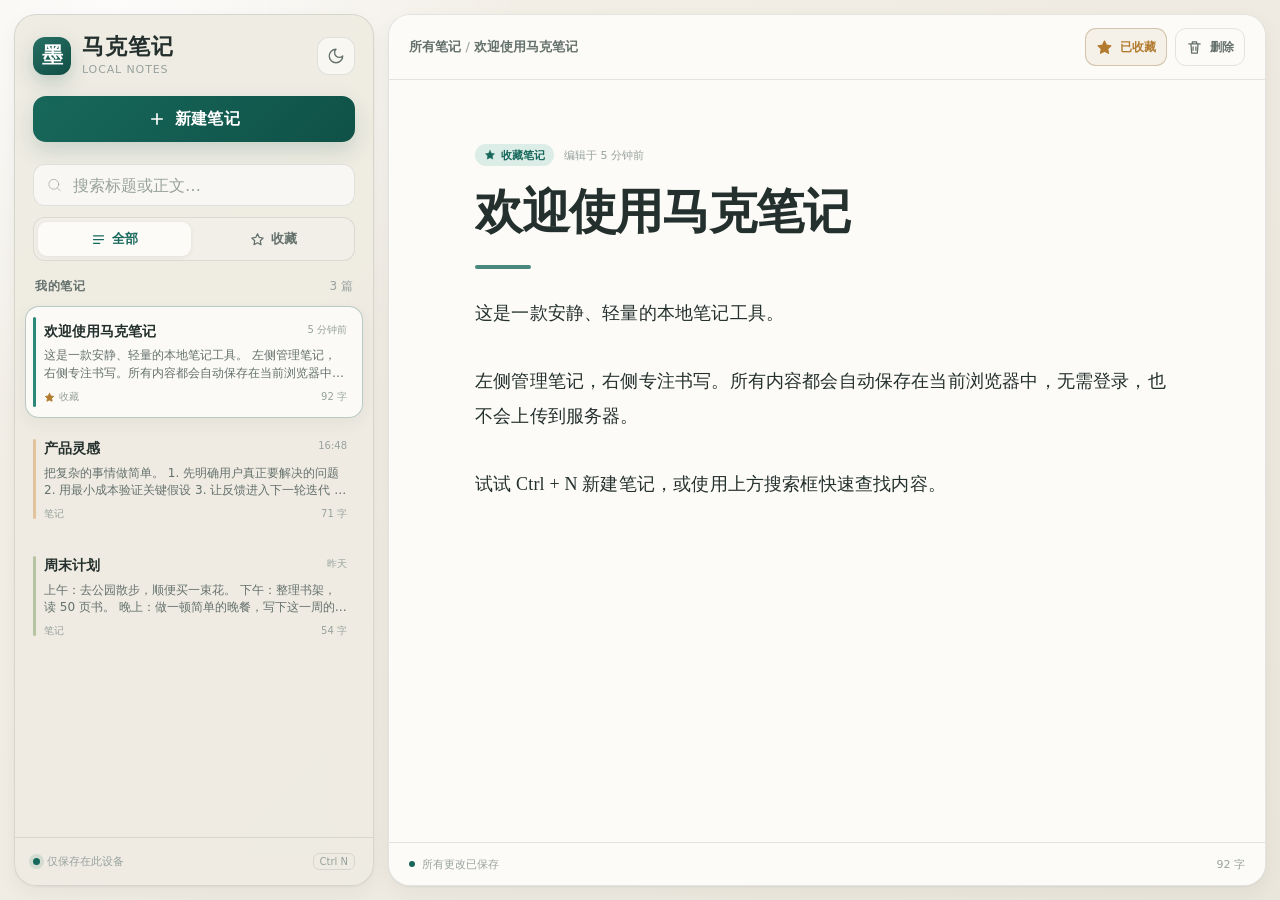
<file: index.html>
<!doctype html>
<html lang="zh-CN">
<head>
  <meta charset="utf-8">
  <meta name="viewport" content="width=device-width, initial-scale=1, viewport-fit=cover">
  <meta name="theme-color" content="#f4f1ea">
  <title>马克笔记 · 本地笔记</title>
  <script>
    (function () {
      try {
        var savedTheme = localStorage.getItem('mark.theme.v1');
        if (savedTheme === 'dark' || savedTheme === 'light') document.documentElement.dataset.theme = savedTheme;
      } catch (error) {}
    })();
  </script>
  <link rel="stylesheet" href="styles.css">
</head>
<body>
  <div class="app-shell" data-testid="app-shell">
    <aside class="sidebar" id="sidebar" aria-label="笔记列表">
      <div class="sidebar-top">
        <div class="brand-row">
          <div class="brand">
            <div class="brand-mark" aria-hidden="true">墨</div>
            <div class="brand-copy">
              <h1 class="brand-title">马克笔记</h1>
              <p class="brand-subtitle">LOCAL NOTES</p>
            </div>
          </div>
          <button class="theme-button" id="themeButton" type="button" aria-label="切换到深色模式" title="切换主题">
            <svg class="icon-moon" viewBox="0 0 24 24" fill="none" stroke="currentColor" stroke-linecap="round" stroke-linejoin="round" aria-hidden="true"><path d="M12 3a6 6 0 0 0 9 9 9 9 0 1 1-9-9Z"/></svg>
            <svg class="icon-sun" viewBox="0 0 24 24" fill="none" stroke="currentColor" stroke-linecap="round" stroke-linejoin="round" aria-hidden="true"><circle cx="12" cy="12" r="4"/><path d="M12 2v2M12 20v2M4.93 4.93l1.42 1.42M17.66 17.66l1.41 1.41M2 12h2M20 12h2M4.93 19.07l1.42-1.42M17.66 6.34l1.41-1.41"/></svg>
          </button>
        </div>
        <button class="new-note-button" id="newNoteButton" type="button" data-testid="new-note">
          <svg viewBox="0 0 24 24" fill="none" stroke="currentColor" stroke-linecap="round" stroke-linejoin="round" aria-hidden="true"><path d="M12 5v14M5 12h14"/></svg>
          <span>新建笔记</span>
        </button>
      </div>

      <div class="sidebar-controls">
        <label class="search-box">
          <span class="sr-only">搜索笔记</span>
          <svg viewBox="0 0 24 24" fill="none" stroke="currentColor" stroke-linecap="round" stroke-linejoin="round" aria-hidden="true"><circle cx="11" cy="11" r="7"/><path d="m20 20-3.6-3.6"/></svg>
          <input class="search-input" id="searchInput" type="search" placeholder="搜索标题或正文…" autocomplete="off" data-testid="search">
          <button class="search-clear" id="searchClear" type="button" aria-label="清除搜索" title="清除搜索">
            <svg viewBox="0 0 24 24" width="15" height="15" fill="none" stroke="currentColor" stroke-linecap="round" aria-hidden="true"><path d="m7 7 10 10M17 7 7 17"/></svg>
          </button>
        </label>
        <div class="filters" role="tablist" aria-label="笔记筛选">
          <button class="filter-button active" type="button" role="tab" aria-selected="true" data-filter="all">
            <svg viewBox="0 0 24 24" fill="none" stroke="currentColor" stroke-linecap="round" stroke-linejoin="round" aria-hidden="true"><path d="M4 6h16M4 12h16M4 18h10"/></svg>
            全部
          </button>
          <button class="filter-button" type="button" role="tab" aria-selected="false" data-filter="favorites">
            <svg viewBox="0 0 24 24" fill="none" stroke="currentColor" stroke-linecap="round" stroke-linejoin="round" aria-hidden="true"><path d="m12 3 2.8 5.7 6.2.9-4.5 4.4 1.1 6.2-5.6-2.9-5.6 2.9 1.1-6.2L3 9.6l6.2-.9L12 3Z"/></svg>
            收藏
          </button>
        </div>
      </div>

      <div class="list-heading">
        <span>我的笔记</span>
        <span id="noteCount">0 篇</span>
      </div>
      <div class="note-list" id="noteList" role="listbox" aria-label="笔记" data-testid="note-list"></div>
      <div class="sidebar-footer">
        <span class="storage-state"><span class="storage-dot" aria-hidden="true"></span>仅保存在此设备</span>
        <span class="shortcut-hint">Ctrl N</span>
      </div>
    </aside>

    <main class="editor-pane" id="editorPane">
      <header class="editor-toolbar">
        <div class="toolbar-lead">
          <button class="mobile-back" id="mobileBackButton" type="button" aria-label="返回笔记列表" title="返回">
            <svg viewBox="0 0 24 24" fill="none" stroke="currentColor" stroke-linecap="round" stroke-linejoin="round" aria-hidden="true"><path d="m15 18-6-6 6-6"/></svg>
          </button>
          <div class="breadcrumb" id="breadcrumb">所有笔记 <span class="breadcrumb-separator">/</span> 未选择</div>
        </div>
        <div class="toolbar-actions">
          <button class="icon-button favorite-button" id="favoriteButton" type="button" aria-label="收藏当前笔记" aria-pressed="false" title="收藏" data-testid="favorite">
            <svg viewBox="0 0 24 24" fill="none" stroke="currentColor" stroke-linecap="round" stroke-linejoin="round" aria-hidden="true"><path d="m12 3 2.8 5.7 6.2.9-4.5 4.4 1.1 6.2-5.6-2.9-5.6 2.9 1.1-6.2L3 9.6l6.2-.9L12 3Z"/></svg>
            <span>收藏</span>
          </button>
          <button class="icon-button delete-button" id="deleteButton" type="button" aria-label="删除当前笔记" title="删除" data-testid="delete">
            <svg viewBox="0 0 24 24" fill="none" stroke="currentColor" stroke-linecap="round" stroke-linejoin="round" aria-hidden="true"><path d="M4 7h16M9 7V4h6v3M7 7l1 13h8l1-13M10 11v5M14 11v5"/></svg>
            <span>删除</span>
          </button>
        </div>
      </header>

      <section class="editor-content" id="editorContent">
        <div class="editor-paper" id="editor" data-testid="editor">
          <div class="editor-meta">
            <span class="meta-chip" id="metaChip">
              <svg viewBox="0 0 24 24" fill="none" stroke="currentColor" stroke-linecap="round" stroke-linejoin="round" aria-hidden="true"><path d="m12 3 2.8 5.7 6.2.9-4.5 4.4 1.1 6.2-5.6-2.9-5.6 2.9 1.1-6.2L3 9.6l6.2-.9L12 3Z"/></svg>
              <span id="metaChipText">笔记</span>
            </span>
            <span id="lastEdited">尚未编辑</span>
          </div>
          <label>
            <span class="sr-only">笔记标题</span>
            <input class="title-input" id="titleInput" type="text" maxlength="100" placeholder="无标题笔记" autocomplete="off" data-testid="title-input">
          </label>
          <div class="editor-rule" aria-hidden="true"></div>
          <label>
            <span class="sr-only">笔记正文</span>
            <textarea class="content-input" id="contentInput" maxlength="20000" placeholder="写点什么吧…" data-testid="content-input"></textarea>
          </label>
        </div>

        <div class="empty-editor" id="emptyEditor" hidden data-testid="empty-editor">
          <div class="empty-editor-inner">
            <div class="empty-editor-art" aria-hidden="true">
              <svg viewBox="0 0 24 24" fill="none" stroke="currentColor" stroke-linecap="round" stroke-linejoin="round"><path d="M5 4h10l4 4v12H5z"/><path d="M15 4v4h4M8 13h8M8 17h5"/></svg>
            </div>
            <h2>写下此刻的想法</h2>
            <p>每一篇笔记都会自动保存在浏览器中。创建一篇新笔记，开始记录灵感、计划或生活。</p>
            <button class="new-note-button" id="emptyNewNoteButton" type="button">
              <svg viewBox="0 0 24 24" fill="none" stroke="currentColor" stroke-linecap="round" stroke-linejoin="round" aria-hidden="true"><path d="M12 5v14M5 12h14"/></svg>
              <span>新建笔记</span>
            </button>
          </div>
        </div>
      </section>

      <footer class="editor-status">
        <span class="save-state" id="saveState" data-saving="false">所有更改已保存</span>
        <span id="wordCount">0 字</span>
      </footer>
    </main>
  </div>

  <div class="modal" id="deleteModal" role="dialog" aria-modal="true" aria-labelledby="deleteModalTitle" aria-describedby="deleteModalText" hidden data-testid="delete-modal">
    <div class="modal-card">
      <div class="modal-icon" aria-hidden="true">
        <svg viewBox="0 0 24 24" fill="none" stroke="currentColor" stroke-linecap="round" stroke-linejoin="round"><path d="M4 7h16M9 7V4h6v3M7 7l1 13h8l1-13M10 11v5M14 11v5"/></svg>
      </div>
      <h2 id="deleteModalTitle">删除这篇笔记？</h2>
      <p id="deleteModalText">“<span class="modal-note-name" id="deleteNoteName">无标题笔记</span>”将被永久删除，此操作无法撤销。</p>
      <div class="modal-actions">
        <button class="modal-button" id="cancelDeleteButton" type="button" data-testid="cancel-delete">取消</button>
        <button class="modal-button danger" id="confirmDeleteButton" type="button" data-testid="confirm-delete">确认删除</button>
      </div>
    </div>
  </div>

  <div class="toast" id="toast" role="status" aria-live="polite">
    <svg viewBox="0 0 24 24" fill="none" stroke="currentColor" stroke-linecap="round" stroke-linejoin="round" aria-hidden="true"><path d="m5 12 4 4L19 6"/></svg>
    <span id="toastText">已保存</span>
  </div>
  <script src="app.js"></script>
</body>
</html>
</file>
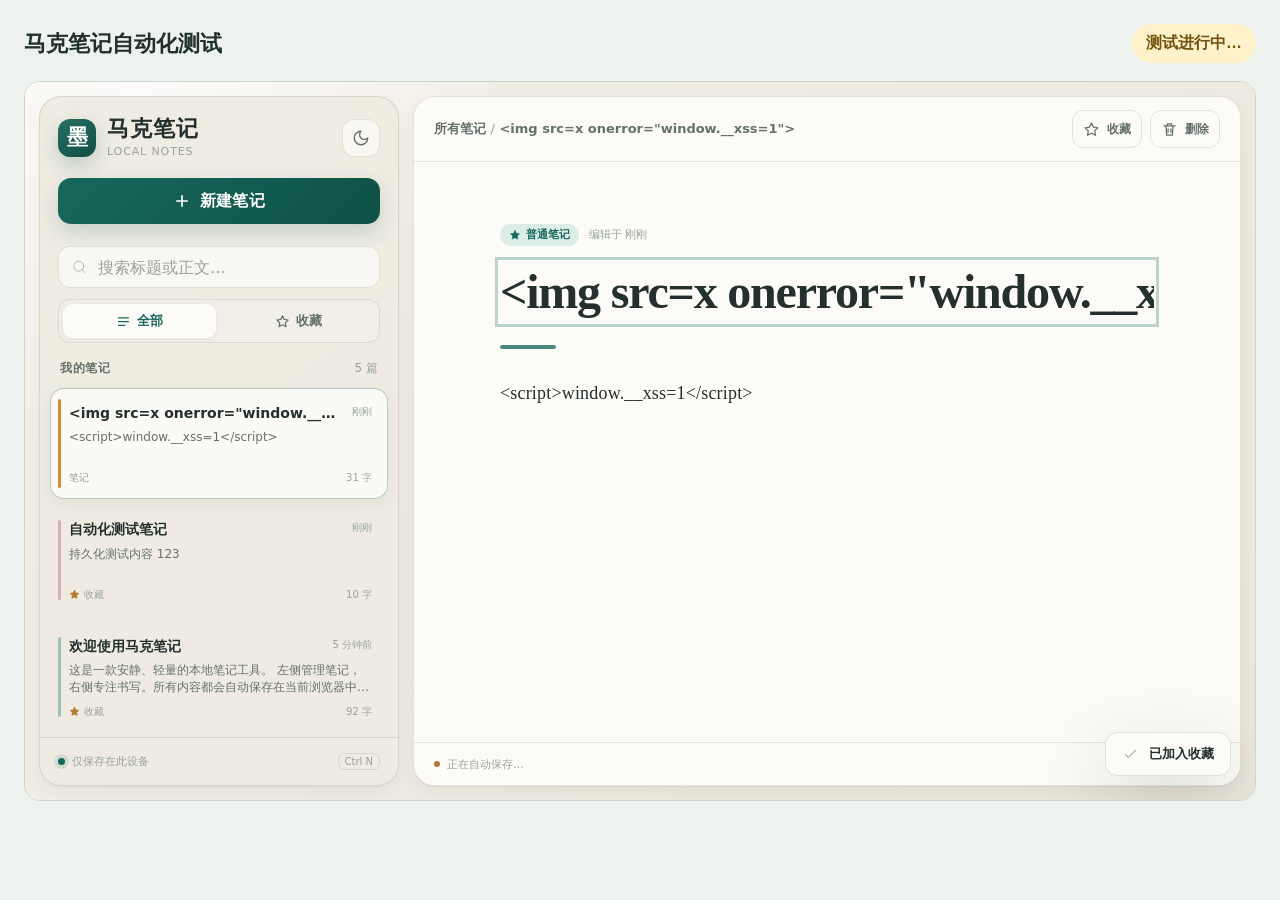
<file: tests/notes.test.html>
<!doctype html>
<html lang="zh-CN">
<head>
  <meta charset="utf-8">
  <meta name="viewport" content="width=device-width, initial-scale=1">
  <title>马克笔记自动化测试</title>
  <style>
    :root { font-family: "Microsoft YaHei UI", "PingFang SC", sans-serif; color: #20302c; background: #eef2ef; }
    * { box-sizing: border-box; }
    body { margin: 0; padding: 24px; }
    header { display: flex; align-items: center; justify-content: space-between; gap: 20px; margin-bottom: 18px; }
    h1 { margin: 0; font-size: 22px; }
    #summary { padding: 9px 14px; border-radius: 999px; color: #73520f; background: #fff1c9; font-weight: 700; }
    #summary[data-status="passed"] { color: #135c45; background: #d8f1e6; }
    #summary[data-status="failed"] { color: #8d2f2b; background: #f9dedb; }
    iframe { display: block; width: 100%; height: 720px; border: 1px solid #cad5d0; border-radius: 16px; background: white; }
    #results { display: grid; grid-template-columns: repeat(auto-fit, minmax(280px, 1fr)); gap: 8px; padding: 0; margin: 18px 0 0; list-style: none; }
    .test-result { padding: 10px 12px; border: 1px solid #d5dfdb; border-radius: 10px; background: #fff; font-size: 13px; }
    .test-result.pass { border-left: 4px solid #279270; }
    .test-result.fail { border-left: 4px solid #c34842; background: #fff5f4; }
    .test-result strong { display: block; margin-bottom: 3px; }
    .test-result small { color: #65716d; overflow-wrap: anywhere; }
    .sr-only { position: absolute; width: 1px; height: 1px; overflow: hidden; clip: rect(0, 0, 0, 0); }
  </style>
</head>
<body>
  <header>
    <h1>马克笔记自动化测试</h1>
    <div id="summary" data-status="running">测试进行中…</div>
  </header>
  <iframe id="appFrame" title="待测试的马克笔记应用"></iframe>
  <ol id="results" aria-live="polite"></ol>

  <script>
    (function () {
      "use strict";

      var frame = document.getElementById("appFrame");
      var summary = document.getElementById("summary");
      var results = document.getElementById("results");
      var records = [];

      function wait(ms) {
        return new Promise(function (resolve) { setTimeout(resolve, ms); });
      }

      function assert(name, condition, details) {
        records.push({ name: name, passed: Boolean(condition), details: details || "" });
      }

      function loadFrame(source) {
        return new Promise(function (resolve, reject) {
          var timer = setTimeout(function () {
            reject(new Error("加载超时：" + source));
          }, 8000);
          frame.addEventListener("load", function onLoad() {
            clearTimeout(timer);
            frame.removeEventListener("load", onLoad);
            wait(80).then(resolve);
          }, { once: true });
          frame.src = source;
        });
      }

      function click(element) {
        element.dispatchEvent(new MouseEvent("click", { bubbles: true, cancelable: true, view: frame.contentWindow }));
      }

      function setInput(element, value) {
        element.value = value;
        element.dispatchEvent(new Event("input", { bubbles: true }));
      }

      function cardText(card) {
        return card.textContent.replace(/\s+/g, " ").trim();
      }

      function storedNotes(appWindow) {
        return JSON.parse(appWindow.localStorage.getItem("mark.notes.v1") || "{}");
      }

      function renderResults() {
        results.textContent = "";
        records.forEach(function (record) {
          var item = document.createElement("li");
          item.className = "test-result " + (record.passed ? "pass" : "fail");
          var title = document.createElement("strong");
          title.textContent = (record.passed ? "PASS · " : "FAIL · ") + record.name;
          item.appendChild(title);
          if (record.details) {
            var details = document.createElement("small");
            details.textContent = record.details;
            item.appendChild(details);
          }
          results.appendChild(item);
        });

        var passed = records.filter(function (record) { return record.passed; }).length;
        var failed = records.length - passed;
        summary.textContent = passed + " / " + records.length + " 通过" + (failed ? "，有 " + failed + " 项失败" : "");
        summary.dataset.status = failed ? "failed" : "passed";
        window.__NOTES_TEST_RESULTS__ = {
          passed: passed,
          failed: failed,
          total: records.length,
          records: records
        };
        document.documentElement.dataset.testStatus = failed ? "failed" : "passed";
      }

      async function run() {
        try {
          frame.contentWindow.localStorage.clear();
          await loadFrame("../index.html?case=initial");

          var appWindow = frame.contentWindow;
          var doc = appWindow.document;
          var app = appWindow.MarkNotes;

          assert("应用脚本完成初始化", app && app.isStarted(), app ? "MarkNotes 可用" : "未找到 MarkNotes");
          assert("左右两栏布局存在", Boolean(doc.querySelector(".app-shell .sidebar") && doc.querySelector(".app-shell .editor-pane")), "侧栏与编辑区均存在");
          assert("首次访问提供示例笔记", doc.querySelectorAll("[data-testid='note-card']").length >= 3, "可见笔记数：" + doc.querySelectorAll("[data-testid='note-card']").length);
          assert("默认选中一篇笔记并显示内容", doc.querySelector("[data-testid='title-input']").value.length > 0, "标题：" + doc.querySelector("[data-testid='title-input']").value);

          var initialCount = app.state.notes.length;
          click(doc.querySelector("[data-testid='new-note']"));
          await wait(80);
          var createdId = app.state.selectedId;
          assert("新建按钮创建并选中笔记", app.state.notes.length === initialCount + 1 && doc.querySelector("[data-testid='title-input']").value === "", "笔记数：" + app.state.notes.length);
          assert("新建后笔记列表同步更新", doc.querySelectorAll("[data-testid='note-card']").length === initialCount + 1, "列表数：" + doc.querySelectorAll("[data-testid='note-card']").length);

          setInput(doc.querySelector("[data-testid='title-input']"), "自动化测试笔记");
          setInput(doc.querySelector("[data-testid='content-input']"), "持久化测试内容 123");
          await wait(560);
          var saved = storedNotes(appWindow);
          var savedNote = saved.notes.find(function (note) { return note.id === createdId; });
          assert("标题与正文自动保存", savedNote && savedNote.title === "自动化测试笔记" && savedNote.content === "持久化测试内容 123", savedNote ? "已写入 localStorage" : "未找到保存记录");
          assert("编辑后列表显示最新标题", Array.prototype.some.call(doc.querySelectorAll("[data-testid='note-card']"), function (card) { return cardText(card).indexOf("自动化测试笔记") !== -1; }), "列表已刷新");
          assert("字数统计同步更新", doc.getElementById("wordCount").textContent !== "0 字", "显示：" + doc.getElementById("wordCount").textContent);

          click(doc.querySelector("[data-testid='favorite']"));
          await wait(50);
          saved = storedNotes(appWindow);
          savedNote = saved.notes.find(function (note) { return note.id === createdId; });
          assert("收藏状态可切换并保存", savedNote.favorite && doc.querySelector("[data-testid='favorite']").getAttribute("aria-pressed") === "true", "状态：" + savedNote.favorite);

          var search = doc.querySelector("[data-testid='search']");
          setInput(search, "自动化测试");
          await wait(30);
          assert("搜索可匹配标题", doc.querySelectorAll("[data-testid='note-card']").length === 1, "匹配数：" + doc.querySelectorAll("[data-testid='note-card']").length);
          setInput(search, "完全不存在的关键词");
          await wait(30);
          assert("无结果时显示空状态", Boolean(doc.querySelector(".list-empty")) && doc.querySelectorAll("[data-testid='note-card']").length === 0, "显示空状态");
          click(doc.getElementById("searchClear"));
          await wait(30);
          click(doc.querySelector("[data-filter='favorites']"));
          await wait(30);
          var favoriteCount = app.state.notes.filter(function (note) { return note.favorite; }).length; var favoriteCards = doc.querySelectorAll("[data-testid='note-card']"); var allFavoritesShown = Array.prototype.every.call(favoriteCards, function (card) { return cardText(card).indexOf("收藏") !== -1; }); assert("收藏筛选仅显示全部收藏笔记", favoriteCards.length === favoriteCount && favoriteCards.length > 0 && allFavoritesShown, "筛选结果：" + favoriteCards.length + "，收藏总数：" + favoriteCount);
          click(doc.querySelector("[data-filter='all']"));

          click(doc.querySelector("[data-testid='new-note']"));
          await wait(50);
          var xssId = app.state.selectedId;
          setInput(doc.querySelector("[data-testid='title-input']"), '<img src=x onerror="window.__xss=1">');
          setInput(doc.querySelector("[data-testid='content-input']"), '<script>window.__xss=1<\/script>');
          await wait(500);
          assert("笔记内容按纯文本处理", !doc.querySelector("[data-testid='note-list'] img") && typeof appWindow.__xss === "undefined", "未注入可执行元素");

          click(doc.querySelector("[data-testid='delete']"));
          await wait(30);
          assert("删除前显示确认对话框", !doc.querySelector("[data-testid='delete-modal']").hidden, "删除操作需要二次确认");
          click(doc.querySelector("[data-testid='cancel-delete']"));
          await wait(30);
          assert("取消删除保留笔记", app.state.notes.some(function (note) { return note.id === xssId; }), "取消后笔记仍存在");
          click(doc.querySelector("[data-testid='delete']"));
          click(doc.querySelector("[data-testid='confirm-delete']"));
          await wait(70);
          assert("确认删除移除笔记并持久化", !app.state.notes.some(function (note) { return note.id === xssId; }) && !storedNotes(appWindow).notes.some(function (note) { return note.id === xssId; }), "笔记已删除");

          var beforeShortcut = app.state.notes.length;
          doc.dispatchEvent(new KeyboardEvent("keydown", { key: "n", ctrlKey: true, bubbles: true, cancelable: true }));
          await wait(40);
          assert("Ctrl + N 快捷键可新建笔记", app.state.notes.length === beforeShortcut + 1, "笔记数：" + app.state.notes.length);
          var shortcutId = app.state.selectedId;
          setInput(doc.querySelector("[data-testid='title-input']"), "刷新后仍然存在");
          setInput(doc.querySelector("[data-testid='content-input']"), "reload persistence");
          await wait(520);

          await loadFrame("../index.html?case=reload-" + Date.now());
          appWindow = frame.contentWindow;
          doc = appWindow.document;
          app = appWindow.MarkNotes;
          assert("刷新后自动恢复本地笔记", app.state.notes.some(function (note) { return note.id === shortcutId && note.title === "刷新后仍然存在"; }), "标题：" + doc.querySelector("[data-testid='title-input']").value);
          assert("刷新后恢复此前选中笔记", app.state.selectedId === shortcutId && doc.querySelector("[data-testid='title-input']").value === "刷新后仍然存在", "选中 ID：" + app.state.selectedId);

          var themeBefore = doc.documentElement.dataset.theme === "dark" ? "dark" : "light";
          click(doc.getElementById("themeButton"));
          await wait(30);
          var themeAfter = doc.documentElement.dataset.theme;
          assert("主题切换立即生效并保存", themeAfter !== themeBefore && appWindow.localStorage.getItem("mark.theme.v1") === themeAfter, themeBefore + " → " + themeAfter);

          frame.style.width = "390px";
          frame.style.height = "760px";
          await wait(80);
          assert("窄屏显示移动端返回按钮", appWindow.getComputedStyle(doc.getElementById("mobileBackButton")).display === "grid", "display：" + appWindow.getComputedStyle(doc.getElementById("mobileBackButton")).display);
          var themeRect = doc.getElementById("themeButton").getBoundingClientRect();
          var responsiveOverflow = doc.documentElement.scrollWidth - appWindow.innerWidth;
          assert("窄屏关键控件不超出视口", themeRect.right <= appWindow.innerWidth + 1 && themeRect.left >= -1 && responsiveOverflow <= 1, "视口：" + appWindow.innerWidth + "，内容宽：" + doc.documentElement.scrollWidth + "，主题按钮右边界：" + Math.round(themeRect.right));
          click(doc.querySelector("[data-testid='note-card']"));
          await wait(40);
          assert("移动端点选笔记后打开编辑区", doc.body.classList.contains("mobile-editor-open"), "编辑区已打开");
          click(doc.getElementById("mobileBackButton"));
          await wait(40);
          assert("移动端可返回笔记列表", !doc.body.classList.contains("mobile-editor-open"), "编辑区已关闭");
        } catch (error) {
          assert("测试执行过程无异常", false, error && (error.stack || error.message) || String(error));
        }
        renderResults();
      }

      run();
    })();
  </script>
</body>
</html>
</file>
<file: styles.css>
:root {
  color-scheme: light;
  --canvas: #f4f1ea;
  --canvas-strong: #ebe6db;
  --sidebar: rgba(239, 235, 226, 0.94);
  --paper: #fcfbf8;
  --paper-soft: #f6f3ec;
  --ink: #24302d;
  --ink-soft: #65716d;
  --ink-faint: #98a29e;
  --line: rgba(44, 62, 57, 0.12);
  --line-strong: rgba(44, 62, 57, 0.2);
  --accent: #17685b;
  --accent-strong: #0f5147;
  --accent-soft: #dcece6;
  --danger: #b64a45;
  --danger-soft: #f7e5e2;
  --warning: #b27b2f;
  --shadow-sm: 0 1px 2px rgba(35, 48, 45, 0.06), 0 7px 20px rgba(35, 48, 45, 0.05);
  --shadow-lg: 0 24px 70px rgba(24, 38, 34, 0.18);
  --radius-lg: 22px;
  --sidebar-width: 360px;
  --font-sans: "Microsoft YaHei UI", "Microsoft YaHei", "PingFang SC", "Noto Sans SC", system-ui, sans-serif;
  --font-reading: "Iowan Old Style", "Songti SC", "STSong", Georgia, serif;
}

html[data-theme="dark"] {
  color-scheme: dark;
  --canvas: #101715;
  --canvas-strong: #0d1311;
  --sidebar: rgba(21, 31, 28, 0.95);
  --paper: #1a2421;
  --paper-soft: #202c28;
  --ink: #eef3ef;
  --ink-soft: #a8b5b0;
  --ink-faint: #75837e;
  --line: rgba(222, 238, 231, 0.1);
  --line-strong: rgba(222, 238, 231, 0.18);
  --accent: #67c8b3;
  --accent-strong: #83d6c4;
  --accent-soft: #203d37;
  --danger: #f08b83;
  --danger-soft: #452a28;
  --warning: #dfb469;
  --shadow-sm: 0 1px 2px rgba(0, 0, 0, 0.22), 0 9px 24px rgba(0, 0, 0, 0.18);
  --shadow-lg: 0 28px 80px rgba(0, 0, 0, 0.46);
}

* { box-sizing: border-box; }
html, body { width: 100%; min-height: 100%; margin: 0; }
body {
  min-height: 100vh;
  overflow: hidden;
  color: var(--ink);
  background: radial-gradient(circle at 9% 2%, rgba(255, 255, 255, 0.8), transparent 28%), linear-gradient(135deg, var(--canvas), var(--canvas-strong));
  font-family: var(--font-sans);
  -webkit-font-smoothing: antialiased;
  text-rendering: optimizeLegibility;
}
html[data-theme="dark"] body {
  background: radial-gradient(circle at 9% 2%, rgba(79, 121, 109, 0.12), transparent 30%), linear-gradient(135deg, var(--canvas), var(--canvas-strong));
}
button, input, textarea { font: inherit; }
button { color: inherit; }
button, [role="option"] { -webkit-tap-highlight-color: transparent; }
button:focus-visible, input:focus-visible, textarea:focus-visible, [role="option"]:focus-visible {
  outline: 3px solid color-mix(in srgb, var(--accent) 28%, transparent);
  outline-offset: 2px;
}
.sr-only {
  position: absolute; width: 1px; height: 1px; padding: 0; margin: -1px;
  overflow: hidden; clip: rect(0, 0, 0, 0); white-space: nowrap; border: 0;
}
[hidden] { display: none !important; }

.app-shell {
  display: grid;
  grid-template-columns: var(--sidebar-width) minmax(0, 1fr);
  width: 100%; height: 100vh; height: 100dvh; padding: 14px; gap: 14px;
}
.sidebar, .editor-pane {
  min-width: 0; min-height: 0; overflow: hidden;
  border: 1px solid var(--line); box-shadow: var(--shadow-sm);
}
.sidebar {
  display: flex; flex-direction: column; border-radius: var(--radius-lg);
  background: var(--sidebar); backdrop-filter: blur(18px);
}
.sidebar-top { padding: 20px 18px 10px; }
.brand-row {
  display: flex; align-items: center; justify-content: space-between;
  gap: 12px; margin-bottom: 20px;
}
.brand { display: flex; align-items: center; gap: 11px; min-width: 0; }
.brand-mark {
  display: grid; width: 38px; height: 38px; flex: 0 0 auto; place-items: center;
  border-radius: 12px; color: #fff;
  background: linear-gradient(145deg, #276f64, #104e45);
  box-shadow: 0 8px 20px rgba(21, 91, 79, 0.22);
  font-family: var(--font-reading); font-size: 21px; font-weight: 700; line-height: 1;
}
html[data-theme="dark"] .brand-mark {
  color: #10201c; background: linear-gradient(145deg, #89dbc9, #52af9b);
  box-shadow: 0 8px 24px rgba(36, 118, 101, 0.24);
}
.brand-copy { min-width: 0; }
.brand-title {
  margin: 0; font-family: var(--font-reading); font-size: 22px;
  font-weight: 700; letter-spacing: 0.04em; line-height: 1.1;
}
.brand-subtitle { margin: 4px 0 0; color: var(--ink-faint); font-size: 11px; letter-spacing: 0.08em; }
.theme-button {
  display: grid; width: 38px; height: 38px; flex: 0 0 auto; place-items: center;
  border: 1px solid var(--line); border-radius: 12px; color: var(--ink-soft);
  background: color-mix(in srgb, var(--paper) 76%, transparent); cursor: pointer;
  transition: transform 160ms ease, color 160ms ease, background 160ms ease;
}
.theme-button:hover { color: var(--accent); background: var(--paper); transform: translateY(-1px); }
.theme-button svg { width: 18px; height: 18px; stroke-width: 1.8; }
.icon-sun { display: none; }
html[data-theme="dark"] .icon-sun { display: block; }
html[data-theme="dark"] .icon-moon { display: none; }
.new-note-button {
  display: flex; width: 100%; min-height: 46px; align-items: center; justify-content: center;
  gap: 9px; border: 0; border-radius: 13px; color: #fff;
  background: linear-gradient(135deg, var(--accent), var(--accent-strong));
  box-shadow: 0 9px 22px rgba(21, 91, 79, 0.18); cursor: pointer;
  font-weight: 700; letter-spacing: 0.02em;
  transition: transform 160ms ease, box-shadow 160ms ease;
}
html[data-theme="dark"] .new-note-button { color: #0f1d19; }
.new-note-button:hover { transform: translateY(-1px); box-shadow: 0 12px 28px rgba(21, 91, 79, 0.24); }
.new-note-button:active { transform: translateY(0); }
.new-note-button svg { width: 18px; height: 18px; stroke-width: 2.2; }

.sidebar-controls { padding: 12px 18px 0; }
.search-box { position: relative; }
.search-box > svg {
  position: absolute; top: 50%; left: 13px; width: 17px; height: 17px;
  color: var(--ink-faint); pointer-events: none; transform: translateY(-50%);
}
.search-input {
  width: 100%; height: 42px; padding: 0 38px 0 39px;
  border: 1px solid var(--line); border-radius: 12px; color: var(--ink);
  background: color-mix(in srgb, var(--paper) 82%, transparent); outline: none;
  transition: border-color 160ms ease, box-shadow 160ms ease, background 160ms ease;
}
.search-input::placeholder { color: var(--ink-faint); }
.search-input:focus {
  border-color: color-mix(in srgb, var(--accent) 50%, var(--line));
  background: var(--paper); box-shadow: 0 0 0 4px color-mix(in srgb, var(--accent) 10%, transparent);
}
.search-clear {
  position: absolute; top: 50%; right: 8px; display: none; width: 28px; height: 28px;
  place-items: center; border: 0; border-radius: 8px; color: var(--ink-faint);
  background: transparent; cursor: pointer; transform: translateY(-50%);
}
.search-clear.visible { display: grid; }
.search-clear:hover { color: var(--ink); background: var(--canvas); }
.filters {
  display: flex; gap: 6px; margin-top: 11px; padding: 4px;
  border: 1px solid var(--line); border-radius: 12px;
  background: color-mix(in srgb, var(--canvas) 62%, transparent);
}
.filter-button {
  display: inline-flex; min-height: 34px; flex: 1; align-items: center; justify-content: center;
  gap: 6px; border: 0; border-radius: 9px; color: var(--ink-soft);
  background: transparent; cursor: pointer; font-size: 13px; font-weight: 600;
  transition: color 150ms ease, background 150ms ease, box-shadow 150ms ease;
}
.filter-button svg { width: 15px; height: 15px; stroke-width: 2; }
.filter-button:hover { color: var(--ink); }
.filter-button.active { color: var(--accent); background: var(--paper); box-shadow: 0 1px 5px rgba(31, 49, 44, 0.07); }

.list-heading {
  display: flex; align-items: center; justify-content: space-between;
  padding: 17px 20px 8px; color: var(--ink-soft);
  font-size: 12px; font-weight: 700; letter-spacing: 0.06em;
}
.list-heading span:last-child { color: var(--ink-faint); font-weight: 500; letter-spacing: 0; }
.note-list {
  min-height: 0; flex: 1; overflow-y: auto; padding: 3px 10px 12px;
  scrollbar-width: thin; scrollbar-color: var(--line-strong) transparent;
}
.note-list::-webkit-scrollbar, .editor-content::-webkit-scrollbar, textarea::-webkit-scrollbar { width: 8px; }
.note-list::-webkit-scrollbar-thumb, .editor-content::-webkit-scrollbar-thumb, textarea::-webkit-scrollbar-thumb {
  border: 2px solid transparent; border-radius: 999px;
  background: var(--line-strong); background-clip: padding-box;
}
.note-card {
  position: relative; width: 100%; margin-bottom: 5px; padding: 14px 15px 13px 18px;
  overflow: hidden; border: 1px solid transparent; border-radius: 14px;
  background: transparent; cursor: pointer;
  transition: background 150ms ease, border-color 150ms ease, transform 150ms ease;
}
.note-card::before {
  position: absolute; top: 15px; bottom: 15px; left: 7px; width: 3px;
  border-radius: 99px; background: var(--note-color, var(--accent)); content: "";
  opacity: 0.42; transition: opacity 160ms ease, top 160ms ease, bottom 160ms ease;
}
.note-card:hover { border-color: var(--line); background: color-mix(in srgb, var(--paper) 58%, transparent); }
.note-card.selected {
  border-color: color-mix(in srgb, var(--accent) 20%, var(--line));
  background: color-mix(in srgb, var(--paper) 92%, transparent);
  box-shadow: 0 5px 18px rgba(33, 53, 47, 0.06);
}
.note-card.selected::before { top: 10px; bottom: 10px; opacity: 1; }
.note-card-top { display: flex; align-items: flex-start; justify-content: space-between; gap: 10px; }
.note-card-title {
  min-width: 0; margin: 0; overflow: hidden; color: var(--ink);
  font-size: 14px; font-weight: 700; line-height: 1.45;
  text-overflow: ellipsis; white-space: nowrap;
}
.note-card-time { flex: 0 0 auto; padding-top: 2px; color: var(--ink-faint); font-size: 10px; white-space: nowrap; }
.note-card-preview {
  display: -webkit-box; min-height: 34px; margin: 6px 0 8px; overflow: hidden;
  color: var(--ink-soft); font-size: 12px; line-height: 1.45;
  -webkit-box-orient: vertical; -webkit-line-clamp: 2;
}
.note-card-footer { display: flex; align-items: center; justify-content: space-between; gap: 8px; }
.note-card-label { display: inline-flex; align-items: center; gap: 4px; color: var(--ink-faint); font-size: 10px; }
.note-card-label svg { width: 11px; height: 11px; color: var(--warning); fill: currentColor; stroke-width: 2; }
.note-card-words { color: var(--ink-faint); font-size: 10px; }
.list-empty { display: grid; min-height: 220px; padding: 30px 22px; place-items: center; color: var(--ink-faint); text-align: center; }
.list-empty svg { width: 30px; height: 30px; margin-bottom: 10px; stroke-width: 1.4; }
.list-empty strong { display: block; margin-bottom: 5px; color: var(--ink-soft); font-size: 13px; }
.list-empty p { margin: 0; font-size: 12px; line-height: 1.7; }
.sidebar-footer {
  display: flex; align-items: center; justify-content: space-between; gap: 10px;
  min-height: 48px; padding: 10px 18px; border-top: 1px solid var(--line);
  color: var(--ink-faint); font-size: 11px;
}
.storage-state { display: inline-flex; align-items: center; gap: 7px; }
.storage-dot {
  width: 7px; height: 7px; border-radius: 999px; background: var(--accent);
  box-shadow: 0 0 0 4px color-mix(in srgb, var(--accent) 12%, transparent);
}
.shortcut-hint { padding: 2px 6px; border: 1px solid var(--line); border-radius: 6px; color: var(--ink-faint); font-size: 10px; }

.editor-pane {
  position: relative; display: flex; flex-direction: column;
  border-radius: var(--radius-lg); background: var(--paper);
}
.editor-toolbar {
  display: flex; min-height: 65px; align-items: center; justify-content: space-between;
  gap: 16px; padding: 0 20px; border-bottom: 1px solid var(--line);
  background: color-mix(in srgb, var(--paper) 92%, transparent);
}
.toolbar-lead, .toolbar-actions { display: flex; align-items: center; gap: 8px; min-width: 0; }
.toolbar-lead { flex: 1; }
.mobile-back {
  display: none; width: 36px; height: 36px; flex: 0 0 auto; place-items: center;
  border: 1px solid var(--line); border-radius: 10px; color: var(--ink-soft);
  background: transparent; cursor: pointer;
}
.mobile-back svg { width: 18px; height: 18px; }
.breadcrumb {
  overflow: hidden; color: var(--ink-soft); font-size: 13px;
  font-weight: 600; text-overflow: ellipsis; white-space: nowrap;
}
.breadcrumb-separator { color: var(--ink-faint); font-weight: 400; }
.icon-button {
  display: inline-flex; min-width: 38px; height: 38px; align-items: center; justify-content: center;
  gap: 7px; padding: 0 10px; border: 1px solid var(--line); border-radius: 11px;
  color: var(--ink-soft); background: transparent; cursor: pointer; font-size: 12px; font-weight: 600;
  transition: color 150ms ease, border-color 150ms ease, background 150ms ease, transform 150ms ease;
}
.icon-button:hover {
  color: var(--ink); border-color: var(--line-strong); background: var(--paper-soft); transform: translateY(-1px);
}
.icon-button:disabled { cursor: default; opacity: 0.45; transform: none; }
.icon-button svg { width: 17px; height: 17px; stroke-width: 1.8; }
.favorite-button svg { fill: transparent; transition: fill 150ms ease, color 150ms ease; }
.favorite-button[aria-pressed="true"] {
  color: var(--warning); border-color: color-mix(in srgb, var(--warning) 24%, var(--line));
  background: color-mix(in srgb, var(--warning) 8%, var(--paper));
}
.favorite-button[aria-pressed="true"] svg { fill: currentColor; }
.delete-button:hover { color: var(--danger); border-color: color-mix(in srgb, var(--danger) 28%, var(--line)); background: var(--danger-soft); }
.editor-content { min-height: 0; flex: 1; overflow-y: auto; }
.editor-paper {
  width: min(100%, 920px); min-height: 100%; margin: 0 auto;
  padding: clamp(34px, 5vw, 68px) clamp(28px, 7vw, 86px) 100px;
}
.editor-meta {
  display: flex; align-items: center; gap: 10px; min-height: 22px;
  margin-bottom: 16px; color: var(--ink-faint); font-size: 11px;
}
.meta-chip {
  display: inline-flex; min-height: 22px; align-items: center; gap: 5px;
  padding: 0 9px; border-radius: 99px; color: var(--accent);
  background: var(--accent-soft); font-weight: 700;
}
.meta-chip svg { width: 12px; height: 12px; fill: currentColor; }
.title-input {
  display: block; width: 100%; padding: 0; border: 0; outline: 0;
  color: var(--ink); background: transparent; font-family: var(--font-reading);
  font-size: clamp(30px, 4vw, 48px); font-weight: 700;
  letter-spacing: -0.025em; line-height: 1.25;
}
.title-input::placeholder { color: color-mix(in srgb, var(--ink-faint) 64%, transparent); }
.editor-rule { width: 56px; height: 4px; margin: 23px 0 27px; border-radius: 99px; background: var(--accent); opacity: 0.78; }
.content-input {
  display: block; width: 100%; min-height: 54vh; resize: none; overflow: hidden;
  padding: 0; border: 0; outline: 0; color: var(--ink); background: transparent;
  font-family: var(--font-reading); font-size: 18px; line-height: 1.9; letter-spacing: 0.01em;
}
.content-input::placeholder { color: color-mix(in srgb, var(--ink-faint) 62%, transparent); }
.editor-status {
  display: flex; min-height: 43px; align-items: center; justify-content: space-between;
  gap: 12px; padding: 0 20px; border-top: 1px solid var(--line);
  color: var(--ink-faint); background: color-mix(in srgb, var(--paper) 94%, transparent); font-size: 11px;
}
.save-state { display: inline-flex; align-items: center; gap: 7px; }
.save-state::before {
  width: 6px; height: 6px; border-radius: 999px; background: var(--accent); content: "";
}
.save-state[data-saving="true"]::before { background: var(--warning); animation: save-pulse 900ms ease-in-out infinite alternate; }
@keyframes save-pulse { to { opacity: 0.3; } }

.empty-editor { display: grid; min-height: 0; flex: 1; padding: 40px; place-items: center; text-align: center; }
.empty-editor-inner { max-width: 390px; }
.empty-editor-art {
  position: relative; display: grid; width: 132px; height: 132px; margin: 0 auto 28px;
  place-items: center; border: 1px solid var(--line); border-radius: 36px; color: var(--accent);
  background: linear-gradient(135deg, color-mix(in srgb, var(--accent-soft) 85%, var(--paper)), var(--paper));
  transform: rotate(-3deg);
}
.empty-editor-art::after {
  position: absolute; right: -8px; bottom: -8px; width: 52px; height: 52px;
  border: 1px solid var(--line); border-radius: 17px; background: var(--paper-soft);
  content: ""; transform: rotate(11deg); z-index: -1;
}
.empty-editor-art svg { width: 48px; height: 48px; stroke-width: 1.3; }
.empty-editor h2 { margin: 0 0 10px; font-family: var(--font-reading); font-size: 28px; }
.empty-editor p { margin: 0 0 24px; color: var(--ink-soft); font-size: 14px; line-height: 1.8; }
.empty-editor .new-note-button { width: auto; min-width: 142px; padding: 0 20px; margin: 0 auto; }

.modal {
  position: fixed; inset: 0; z-index: 100; display: grid; padding: 24px;
  place-items: center; background: rgba(14, 24, 21, 0.44); backdrop-filter: blur(7px);
  animation: modal-in 150ms ease both;
}
.modal[hidden] { display: none; }
@keyframes modal-in { from { opacity: 0; } to { opacity: 1; } }
.modal-card {
  width: min(100%, 430px); padding: 26px; border: 1px solid var(--line);
  border-radius: 20px; background: var(--paper); box-shadow: var(--shadow-lg);
  animation: card-in 180ms ease both;
}
@keyframes card-in {
  from { opacity: 0; transform: translateY(8px) scale(0.985); }
  to { opacity: 1; transform: none; }
}
.modal-icon {
  display: grid; width: 44px; height: 44px; margin-bottom: 18px;
  place-items: center; border-radius: 13px; color: var(--danger); background: var(--danger-soft);
}
.modal-icon svg { width: 21px; height: 21px; }
.modal-card h2 { margin: 0 0 9px; font-family: var(--font-reading); font-size: 23px; }
.modal-card p { margin: 0; color: var(--ink-soft); font-size: 13px; line-height: 1.75; }
.modal-note-name { color: var(--ink); font-weight: 700; word-break: break-word; }
.modal-actions { display: flex; justify-content: flex-end; gap: 9px; margin-top: 24px; }
.modal-button {
  min-height: 40px; padding: 0 16px; border: 1px solid var(--line);
  border-radius: 11px; color: var(--ink-soft); background: transparent;
  cursor: pointer; font-weight: 700;
}
.modal-button:hover { color: var(--ink); background: var(--paper-soft); }
.modal-button.danger { border-color: transparent; color: #fff; background: var(--danger); }
html[data-theme="dark"] .modal-button.danger { color: #2a1110; }
.modal-button.danger:hover { color: #fff; background: color-mix(in srgb, var(--danger) 88%, #000); }
.toast {
  position: fixed; right: 24px; bottom: 24px; z-index: 120; display: flex;
  max-width: min(360px, calc(100vw - 48px)); min-height: 44px; align-items: center;
  gap: 10px; padding: 11px 16px; border: 1px solid var(--line); border-radius: 13px;
  color: var(--ink); background: var(--paper); box-shadow: var(--shadow-lg);
  font-size: 13px; font-weight: 600; opacity: 0; pointer-events: none;
  transform: translateY(12px); transition: opacity 180ms ease, transform 180ms ease;
}
.toast.visible { opacity: 1; transform: translateY(0); }
.toast svg { width: 17px; height: 17px; flex: 0 0 auto; color: var(--accent); }

@media (max-width: 860px) {
  :root { --sidebar-width: 320px; }
}

@media (max-width: 720px) {
  body { overflow: hidden; }
  .app-shell { display: block; padding: 0; }
  .sidebar, .editor-pane { border: 0; border-radius: 0; }
  .sidebar { width: 100%; height: 100%; }
  .editor-pane {
    position: fixed; inset: 0; z-index: 20;
    transform: translateX(102%);
    transition: transform 260ms cubic-bezier(0.22, 1, 0.36, 1);
  }
  body.mobile-editor-open .editor-pane { transform: translateX(0); }
  .mobile-back { display: grid; }
  .toolbar-actions .icon-button span { display: none; }
  .toolbar-actions .icon-button { width: 38px; padding: 0; }
  .editor-paper { padding-right: 24px; padding-left: 24px; }
  .toast { right: 16px; bottom: 16px; }
}

@media (prefers-reduced-motion: reduce) {
  *, *::before, *::after {
    scroll-behavior: auto !important;
    transition-duration: 0.01ms !important;
    animation-duration: 0.01ms !important;
    animation-iteration-count: 1 !important;
  }
}
</file>
